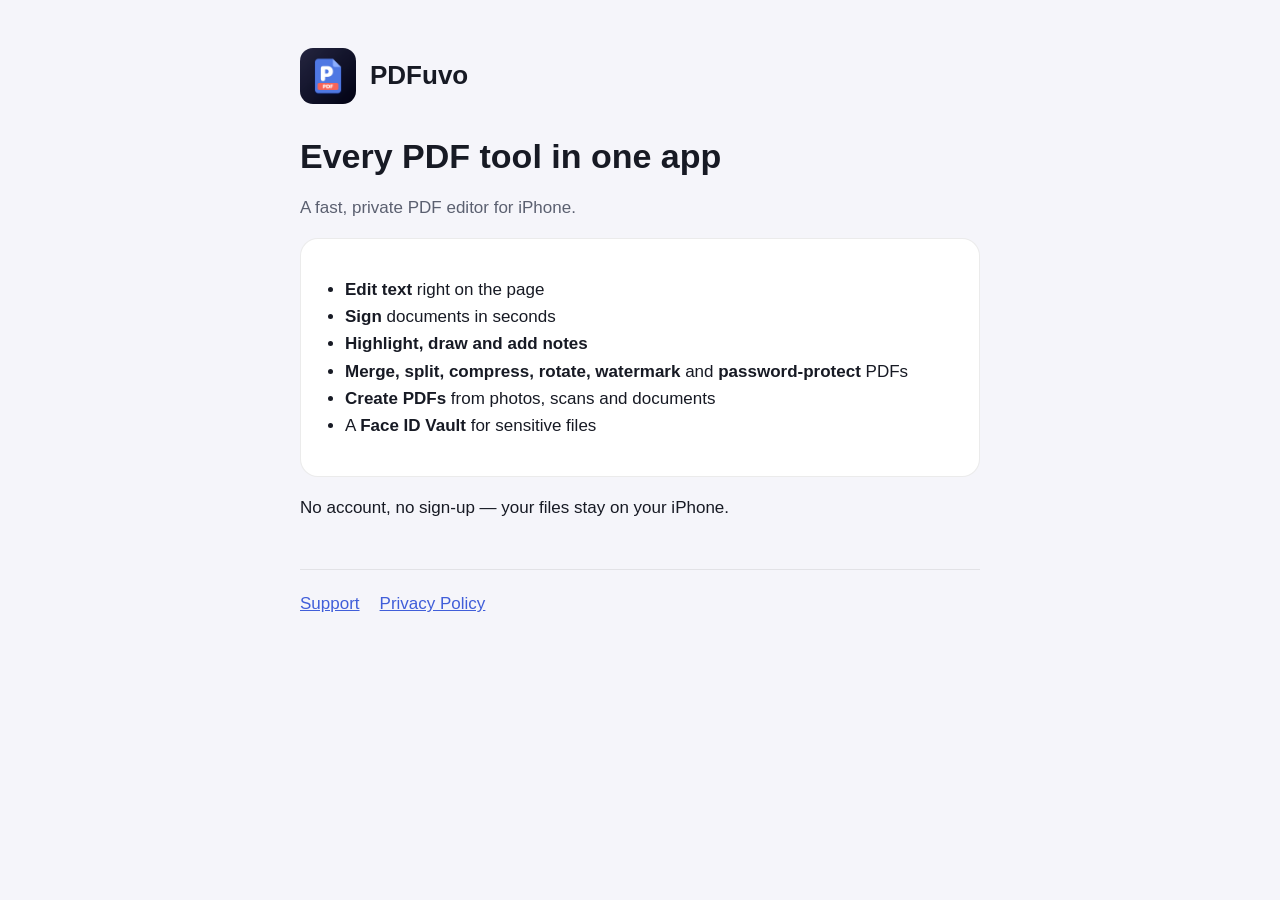
<file: index.html>
<!doctype html>
<html lang="en">
<head>
  <meta charset="utf-8">
  <meta name="viewport" content="width=device-width, initial-scale=1">
  <title>PDFuvo — PDF Editor & Signer</title>
  <meta name="description" content="Edit, sign, annotate, merge and compress PDFs on iPhone. No account, and your files stay on your device.">
  <link rel="icon" href="icon.png">
  <link rel="stylesheet" href="style.css">
</head>
<body>
<main>
  <header><img src="icon.png" alt=""><a href="./">PDFuvo</a></header>
  <h1>Every PDF tool in one app</h1>
  <p class="muted">A fast, private PDF editor for iPhone.</p>

  <div class="card">
    <ul>
      <li><strong>Edit text</strong> right on the page</li>
      <li><strong>Sign</strong> documents in seconds</li>
      <li><strong>Highlight, draw and add notes</strong></li>
      <li><strong>Merge, split, compress, rotate, watermark</strong> and <strong>password-protect</strong> PDFs</li>
      <li><strong>Create PDFs</strong> from photos, scans and documents</li>
      <li>A <strong>Face ID Vault</strong> for sensitive files</li>
    </ul>
  </div>

  <p>No account, no sign-up — your files stay on your iPhone.</p>

  <nav>
    <a href="support.html">Support</a>
    <a href="privacy.html">Privacy Policy</a>
  </nav>
</main>
</body>
</html>
</file>
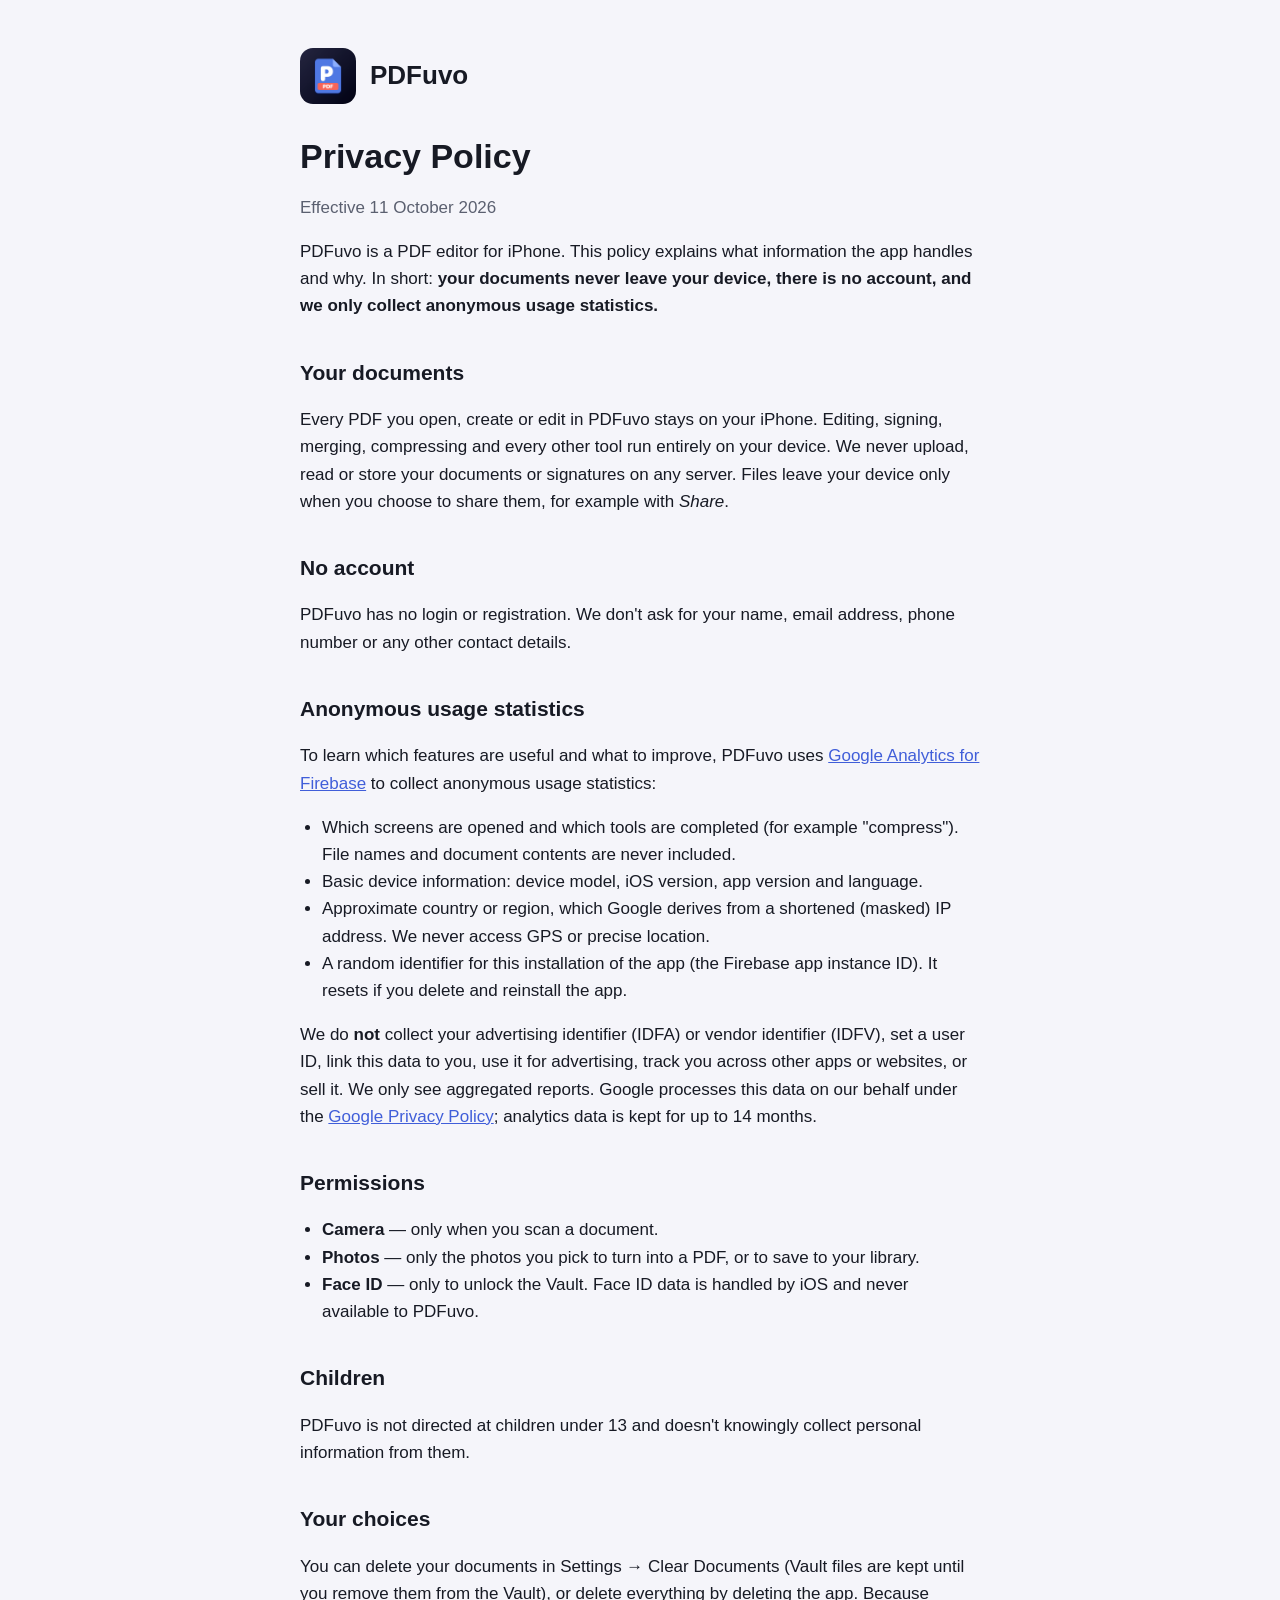
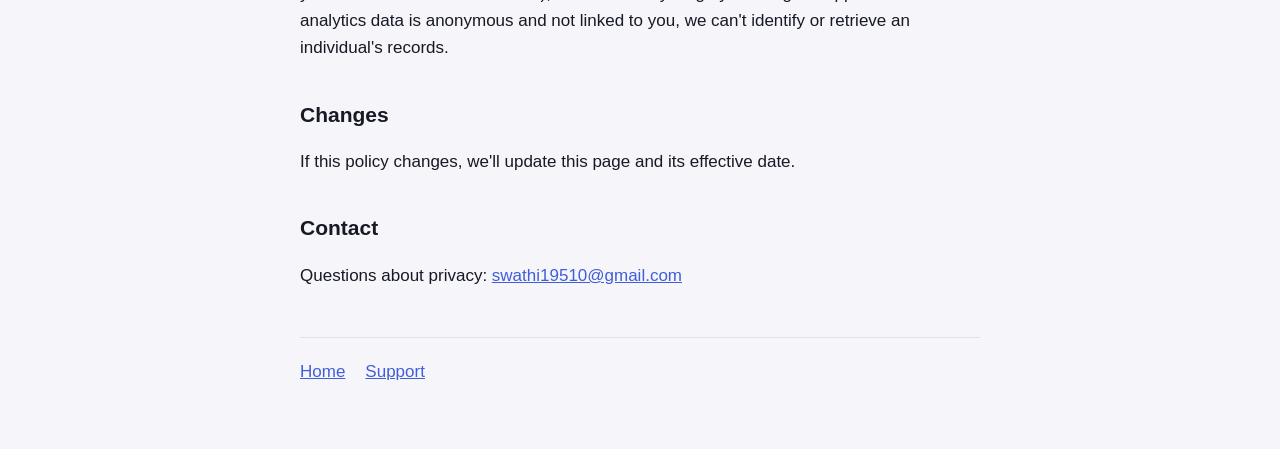
<file: privacy.html>
<!doctype html>
<html lang="en">
<head>
  <meta charset="utf-8">
  <meta name="viewport" content="width=device-width, initial-scale=1">
  <title>PDFuvo Privacy Policy</title>
  <link rel="icon" href="icon.png">
  <link rel="stylesheet" href="style.css">
</head>
<body>
<main>
  <header><img src="icon.png" alt=""><a href="./">PDFuvo</a></header>
  <h1>Privacy Policy</h1>
  <p class="muted">Effective 11 October 2026</p>

  <p>PDFuvo is a PDF editor for iPhone. This policy explains what information the app handles and why. In short: <strong>your documents never leave your device, there is no account, and we only collect anonymous usage statistics.</strong></p>

  <h2>Your documents</h2>
  <p>Every PDF you open, create or edit in PDFuvo stays on your iPhone. Editing, signing, merging, compressing and every other tool run entirely on your device. We never upload, read or store your documents or signatures on any server. Files leave your device only when you choose to share them, for example with <em>Share</em>.</p>

  <h2>No account</h2>
  <p>PDFuvo has no login or registration. We don't ask for your name, email address, phone number or any other contact details.</p>

  <h2>Anonymous usage statistics</h2>
  <p>To learn which features are useful and what to improve, PDFuvo uses <a href="https://firebase.google.com/products/analytics">Google Analytics for Firebase</a> to collect anonymous usage statistics:</p>
  <ul>
    <li>Which screens are opened and which tools are completed (for example "compress"). File names and document contents are never included.</li>
    <li>Basic device information: device model, iOS version, app version and language.</li>
    <li>Approximate country or region, which Google derives from a shortened (masked) IP address. We never access GPS or precise location.</li>
    <li>A random identifier for this installation of the app (the Firebase app instance ID). It resets if you delete and reinstall the app.</li>
  </ul>
  <p>We do <strong>not</strong> collect your advertising identifier (IDFA) or vendor identifier (IDFV), set a user ID, link this data to you, use it for advertising, track you across other apps or websites, or sell it. We only see aggregated reports. Google processes this data on our behalf under the <a href="https://policies.google.com/privacy">Google Privacy Policy</a>; analytics data is kept for up to 14 months.</p>

  <h2>Permissions</h2>
  <ul>
    <li><strong>Camera</strong> — only when you scan a document.</li>
    <li><strong>Photos</strong> — only the photos you pick to turn into a PDF, or to save to your library.</li>
    <li><strong>Face ID</strong> — only to unlock the Vault. Face ID data is handled by iOS and never available to PDFuvo.</li>
  </ul>

  <h2>Children</h2>
  <p>PDFuvo is not directed at children under 13 and doesn't knowingly collect personal information from them.</p>

  <h2>Your choices</h2>
  <p>You can delete your documents in Settings → Clear Documents (Vault files are kept until you remove them from the Vault), or delete everything by deleting the app. Because analytics data is anonymous and not linked to you, we can't identify or retrieve an individual's records.</p>

  <h2>Changes</h2>
  <p>If this policy changes, we'll update this page and its effective date.</p>

  <h2>Contact</h2>
  <p>Questions about privacy: <a href="mailto:swathi19510@gmail.com?subject=PDFuvo%20privacy">swathi19510@gmail.com</a></p>

  <nav>
    <a href="./">Home</a>
    <a href="support.html">Support</a>
  </nav>
</main>
</body>
</html>
</file>
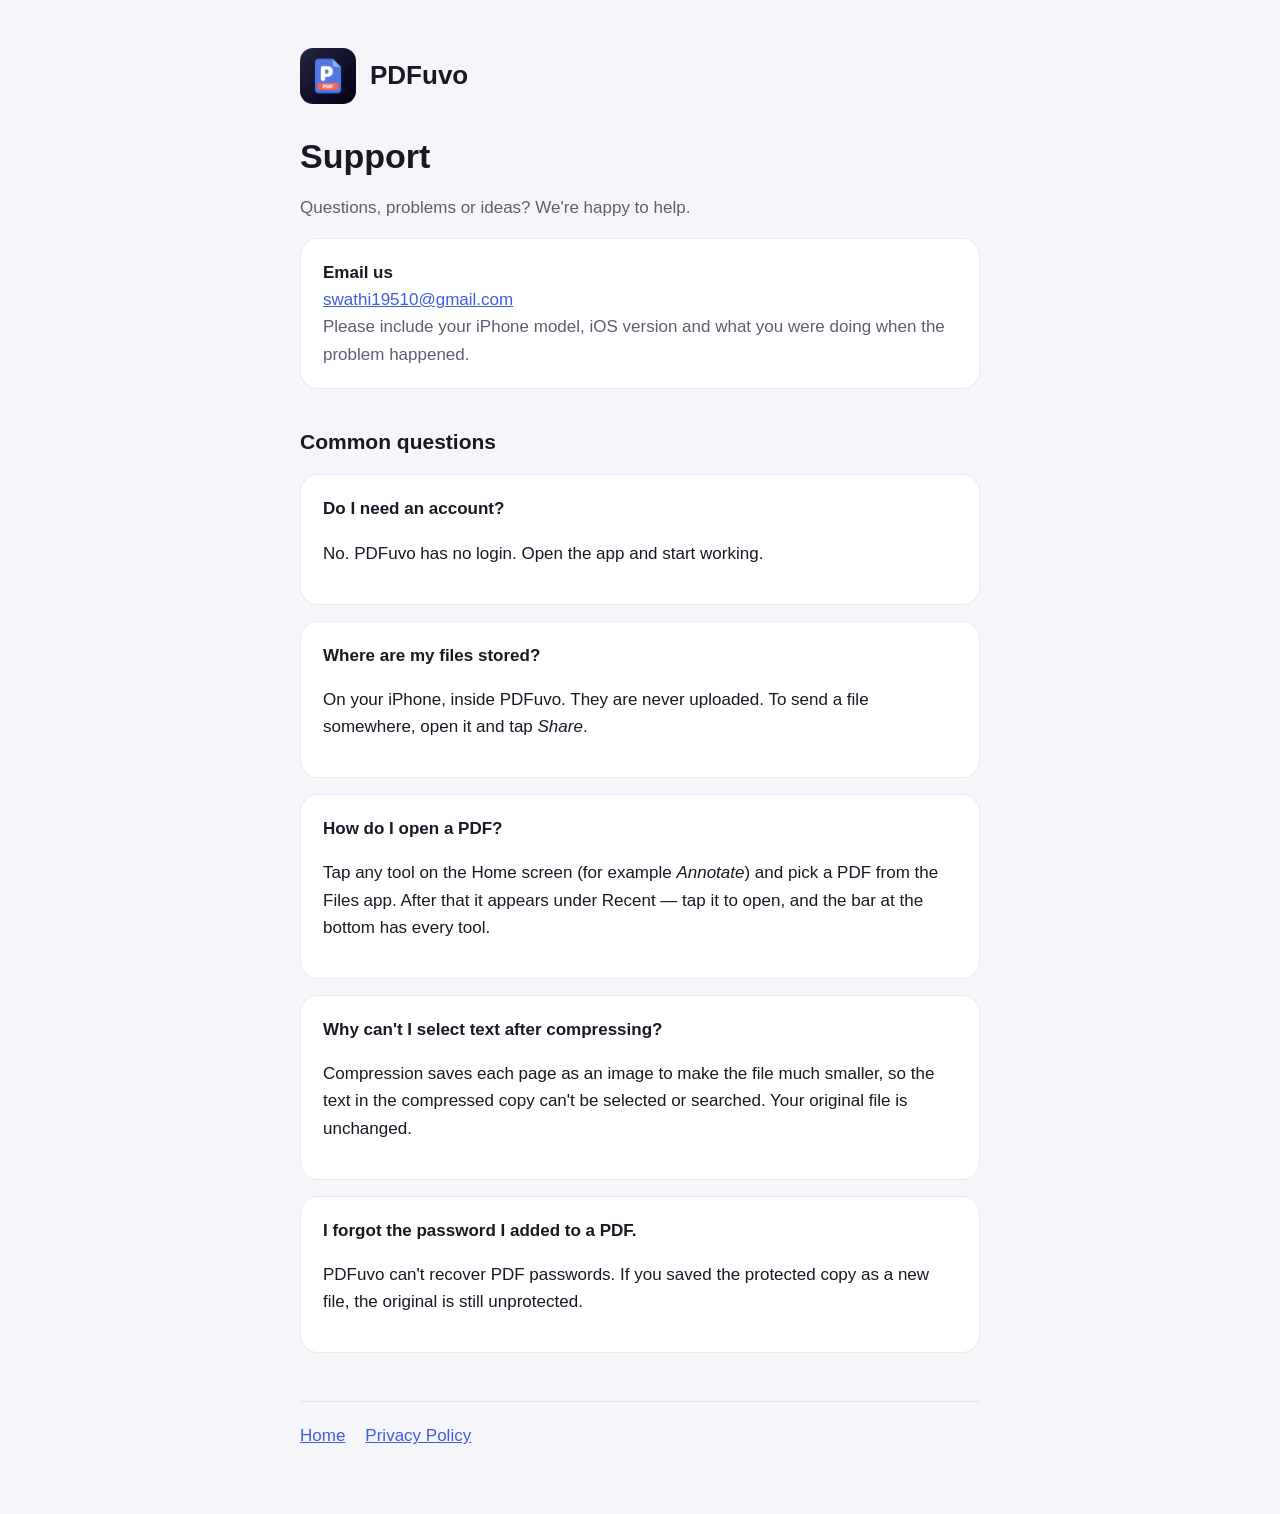
<file: support.html>
<!doctype html>
<html lang="en">
<head>
  <meta charset="utf-8">
  <meta name="viewport" content="width=device-width, initial-scale=1">
  <title>PDFuvo Support</title>
  <link rel="icon" href="icon.png">
  <link rel="stylesheet" href="style.css">
</head>
<body>
<main>
  <header><img src="icon.png" alt=""><a href="./">PDFuvo</a></header>
  <h1>Support</h1>
  <p class="muted">Questions, problems or ideas? We're happy to help.</p>

  <div class="card">
    <strong>Email us</strong><br>
    <a href="mailto:swathi19510@gmail.com?subject=PDFuvo%20support">swathi19510@gmail.com</a><br>
    <span class="muted">Please include your iPhone model, iOS version and what you were doing when the problem happened.</span>
  </div>

  <h2>Common questions</h2>

  <div class="card">
    <strong>Do I need an account?</strong>
    <p>No. PDFuvo has no login. Open the app and start working.</p>
  </div>

  <div class="card">
    <strong>Where are my files stored?</strong>
    <p>On your iPhone, inside PDFuvo. They are never uploaded. To send a file somewhere, open it and tap <em>Share</em>.</p>
  </div>

  <div class="card">
    <strong>How do I open a PDF?</strong>
    <p>Tap any tool on the Home screen (for example <em>Annotate</em>) and pick a PDF from the Files app. After that it appears under Recent — tap it to open, and the bar at the bottom has every tool.</p>
  </div>

  <div class="card">
    <strong>Why can't I select text after compressing?</strong>
    <p>Compression saves each page as an image to make the file much smaller, so the text in the compressed copy can't be selected or searched. Your original file is unchanged.</p>
  </div>

  <div class="card">
    <strong>I forgot the password I added to a PDF.</strong>
    <p>PDFuvo can't recover PDF passwords. If you saved the protected copy as a new file, the original is still unprotected.</p>
  </div>

  <nav>
    <a href="./">Home</a>
    <a href="privacy.html">Privacy Policy</a>
  </nav>
</main>
</body>
</html>
</file>
<file: style.css>
:root {
  --bg: #f5f5fa;
  --surface: #ffffff;
  --text: #171a24;
  --muted: #5b6070;
  --accent: #405ed9;
  --line: rgba(0, 0, 0, 0.08);
}
@media (prefers-color-scheme: dark) {
  :root {
    --bg: #12121c;
    --surface: #1c1c29;
    --text: #f2f3f8;
    --muted: #a3a7b8;
    --accent: #7c95ff;
    --line: rgba(255, 255, 255, 0.1);
  }
}
* { box-sizing: border-box; }
body {
  margin: 0;
  background: var(--bg);
  color: var(--text);
  font: 17px/1.6 -apple-system, BlinkMacSystemFont, "SF Pro Text", "Segoe UI", Roboto, sans-serif;
}
main { max-width: 720px; margin: 0 auto; padding: 48px 20px 64px; }
header { display: flex; align-items: center; gap: 14px; margin-bottom: 32px; }
header img { width: 56px; height: 56px; border-radius: 13px; }
header a { color: inherit; text-decoration: none; font-size: 26px; font-weight: 700; }
h1 { font-size: 34px; line-height: 1.2; margin: 0 0 8px; }
h2 { font-size: 21px; margin: 36px 0 8px; }
p, li { color: var(--text); }
.muted { color: var(--muted); }
a { color: var(--accent); }
.card {
  background: var(--surface);
  border: 1px solid var(--line);
  border-radius: 18px;
  padding: 20px 22px;
  margin: 16px 0;
}
nav { margin-top: 48px; padding-top: 20px; border-top: 1px solid var(--line); display: flex; gap: 20px; flex-wrap: wrap; }
ul { padding-left: 22px; }
</file>
